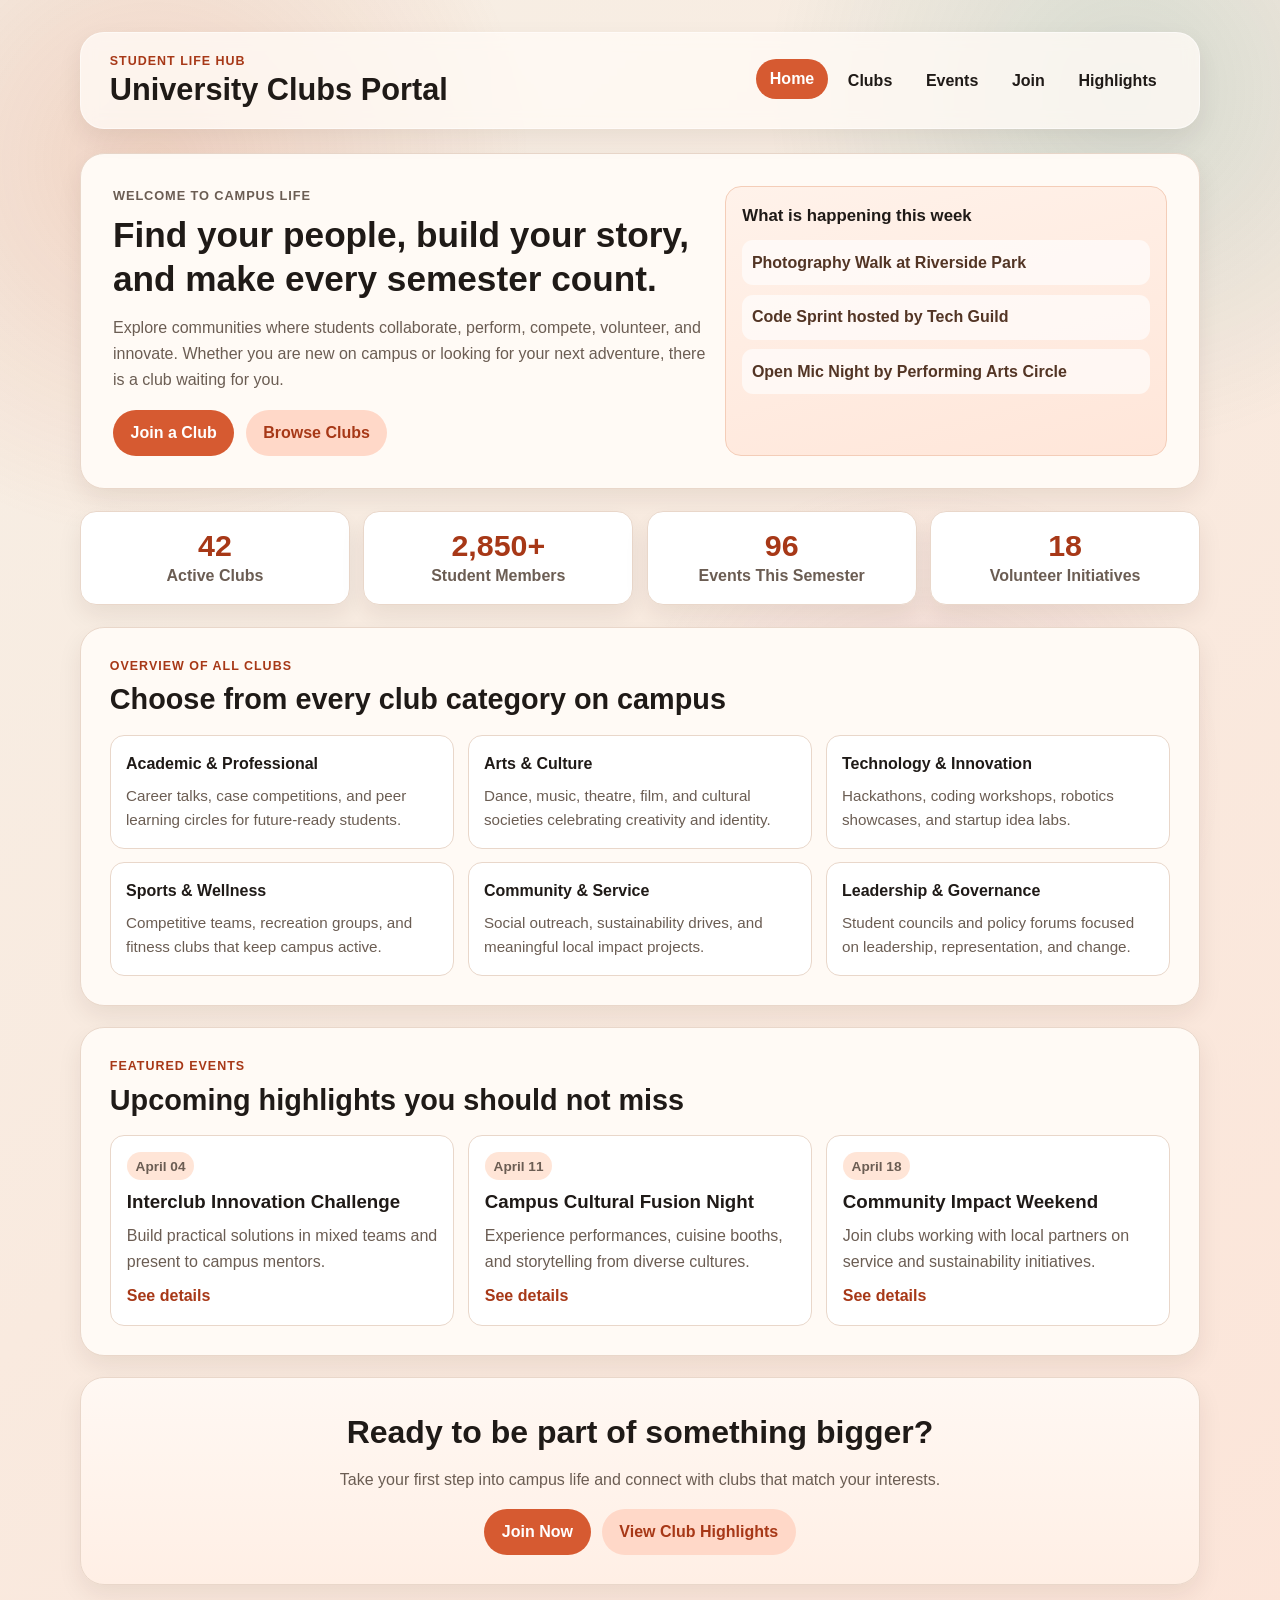
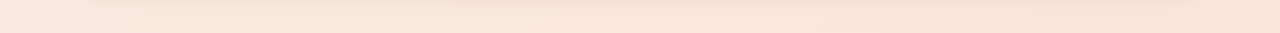
<file: src/index.html>
<!DOCTYPE html>
<html lang="en">
<head>
    <meta charset="UTF-8">
    <meta name="viewport" content="width=device-width, initial-scale=1.0">
    <title>Student Clubs Portal</title>
    <link rel="stylesheet" href="/styles/styles.css">
</head>
<body>
    <div class="page-bg"></div>

    <header class="top-header">
        <div class="brand">
            <p class="tag">Student Life Hub</p>
            <h1>University Clubs Portal</h1>
        </div>
        <nav class="main-nav" aria-label="Primary navigation">
            <a href="index.html" class="active">Home</a>
            <a href="clubs.html">Clubs</a>
            <a href="events.html">Events</a>
            <a href="join.html">Join</a>
            <a href="highlights.html">Highlights</a>
        </nav>
    </header>

    <main>
        <section class="hero" aria-labelledby="welcome-heading">
            <div class="hero-content">
                <p class="hero-label">Welcome to Campus Life</p>
                <h2 id="welcome-heading">Find your people, build your story, and make every semester count.</h2>
                <p>
                    Explore communities where students collaborate, perform, compete, volunteer, and innovate.
                    Whether you are new on campus or looking for your next adventure, there is a club waiting for you.
                </p>
                <div class="hero-actions">
                    <a class="btn btn-primary" href="join.html">Join a Club</a>
                    <a class="btn btn-secondary" href="clubs.html">Browse Clubs</a>
                </div>
            </div>
            <div class="hero-panel" aria-hidden="true">
                <h3>What is happening this week</h3>
                <ul>
                    <li>Photography Walk at Riverside Park</li>
                    <li>Code Sprint hosted by Tech Guild</li>
                    <li>Open Mic Night by Performing Arts Circle</li>
                </ul>
            </div>
        </section>

        <section class="stats" aria-label="Club statistics">
            <article class="stat-card">
                <p class="stat-number">42</p>
                <p class="stat-label">Active Clubs</p>
            </article>
            <article class="stat-card">
                <p class="stat-number">2,850+</p>
                <p class="stat-label">Student Members</p>
            </article>
            <article class="stat-card">
                <p class="stat-number">96</p>
                <p class="stat-label">Events This Semester</p>
            </article>
            <article class="stat-card">
                <p class="stat-number">18</p>
                <p class="stat-label">Volunteer Initiatives</p>
            </article>
        </section>

        <section class="clubs-overview" aria-labelledby="clubs-heading">
            <div class="section-heading">
                <p>Overview of All Clubs</p>
                <h2 id="clubs-heading">Choose from every club category on campus</h2>
            </div>
            <div class="club-grid">
                <article class="club-card">
                    <h3>Academic & Professional</h3>
                    <p>Career talks, case competitions, and peer learning circles for future-ready students.</p>
                </article>
                <article class="club-card">
                    <h3>Arts & Culture</h3>
                    <p>Dance, music, theatre, film, and cultural societies celebrating creativity and identity.</p>
                </article>
                <article class="club-card">
                    <h3>Technology & Innovation</h3>
                    <p>Hackathons, coding workshops, robotics showcases, and startup idea labs.</p>
                </article>
                <article class="club-card">
                    <h3>Sports & Wellness</h3>
                    <p>Competitive teams, recreation groups, and fitness clubs that keep campus active.</p>
                </article>
                <article class="club-card">
                    <h3>Community & Service</h3>
                    <p>Social outreach, sustainability drives, and meaningful local impact projects.</p>
                </article>
                <article class="club-card">
                    <h3>Leadership & Governance</h3>
                    <p>Student councils and policy forums focused on leadership, representation, and change.</p>
                </article>
            </div>
        </section>

        <section class="featured-events" aria-labelledby="events-heading">
            <div class="section-heading">
                <p>Featured Events</p>
                <h2 id="events-heading">Upcoming highlights you should not miss</h2>
            </div>
            <div class="event-grid">
                <article class="event-card">
                    <p class="event-date">April 04</p>
                    <h3>Interclub Innovation Challenge</h3>
                    <p>Build practical solutions in mixed teams and present to campus mentors.</p>
                    <a href="events.html">See details</a>
                </article>
                <article class="event-card">
                    <p class="event-date">April 11</p>
                    <h3>Campus Cultural Fusion Night</h3>
                    <p>Experience performances, cuisine booths, and storytelling from diverse cultures.</p>
                    <a href="events.html">See details</a>
                </article>
                <article class="event-card">
                    <p class="event-date">April 18</p>
                    <h3>Community Impact Weekend</h3>
                    <p>Join clubs working with local partners on service and sustainability initiatives.</p>
                    <a href="events.html">See details</a>
                </article>
            </div>
        </section>

        <section class="final-cta" aria-labelledby="cta-heading">
            <h2 id="cta-heading">Ready to be part of something bigger?</h2>
            <p>Take your first step into campus life and connect with clubs that match your interests.</p>
            <div class="cta-actions">
                <a class="btn btn-primary" href="join.html">Join Now</a>
                <a class="btn btn-secondary" href="highlights.html">View Club Highlights</a>
            </div>
        </section>
    </main>
</body>
</html>
</file>
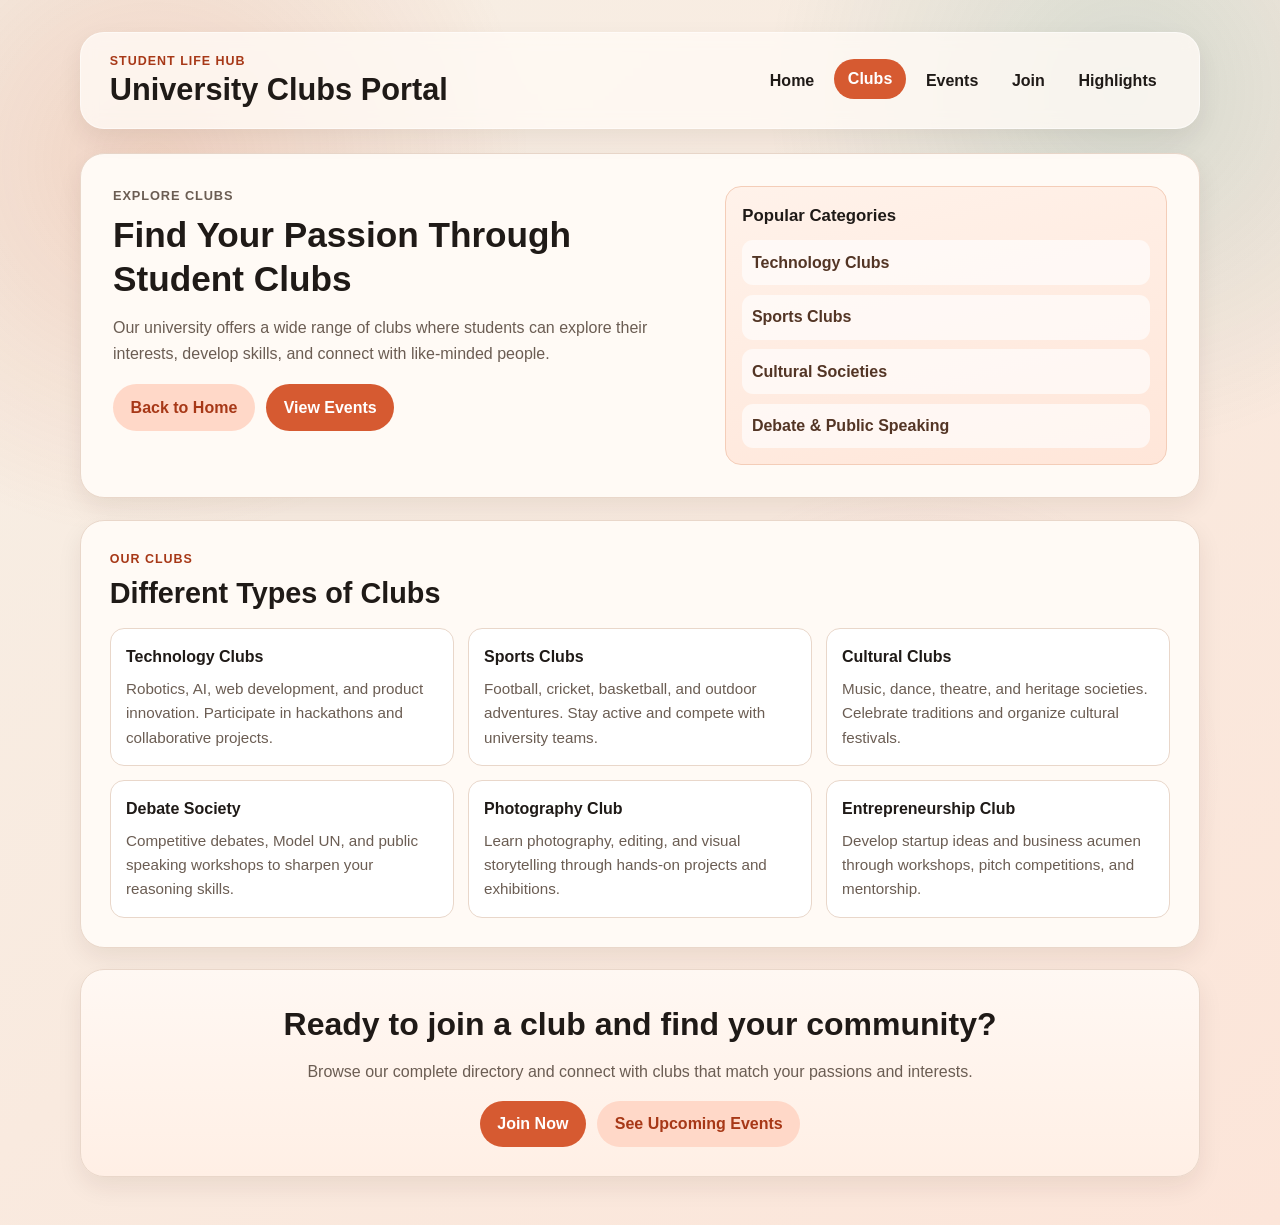
<file: src/clubs.html>
<!DOCTYPE html>
<html lang="en">
<head>
    <meta charset="UTF-8">
    <meta name="viewport" content="width=device-width, initial-scale=1.0">
    <link rel="stylesheet" href="/styles/styles.css">
    <title>Clubs | Student Clubs Portal</title>
    
    
</head>
<body>

    <!-- Background effect -->
    <div class="page-bg"></div>

    <!-- Header / Navigation -->
    <header class="top-header">
        <div class="brand">
            <p class="tag">Student Life Hub</p>
            <h1>University Clubs Portal</h1>
        </div>

        <!-- Navigation Menu -->
        <nav class="main-nav" aria-label="Primary navigation">
            <a href="index.html">Home</a>
            <a href="clubs.html" class="active">Clubs</a>
            <a href="events.html">Events</a>
            <a href="join.html">Join</a>
            <a href="highlights.html">Highlights</a>
        </nav>
    </header>

    <!-- Main Content -->
    <main>

        <!-- Hero Section -->
        <section class="hero" aria-labelledby="clubs-hero-title">
            <div class="hero-content">
                <p class="hero-label">Explore Clubs</p>
                <h2 id="clubs-hero-title">Find Your Passion Through Student Clubs</h2>
                <p>
                    Our university offers a wide range of clubs where students can explore
                    their interests, develop skills, and connect with like-minded people.
                </p>

                <!-- Navigation Buttons -->
                <div class="hero-actions">
                    <a href="index.html" class="btn btn-secondary">Back to Home</a>
                    <a href="events.html" class="btn btn-primary">View Events</a>
                </div>
            </div>

            <!-- Side Panel -->
            <div class="hero-panel">
                <h3>Popular Categories</h3>
                <ul>
                    <li>Technology Clubs</li>
                    <li>Sports Clubs</li>
                    <li>Cultural Societies</li>
                    <li>Debate & Public Speaking</li>
                </ul>
            </div>
        </section>

        <!-- Clubs Overview -->
        <section class="clubs-overview" aria-labelledby="clubs-categories-title">
            <div class="section-heading">
                <p>Our Clubs</p>
                <h2 id="clubs-categories-title">Different Types of Clubs</h2>
            </div>

            <div class="club-grid">

                <!-- Tech Club -->
                <article class="club-card">
                    <h3>Technology Clubs</h3>
                    <p>
                        Robotics, AI, web development, and product innovation. Participate in hackathons and collaborative projects.
                    </p>
                </article>

                <!-- Sports Club -->
                <article class="club-card">
                    <h3>Sports Clubs</h3>
                    <p>
                        Football, cricket, basketball, and outdoor adventures. Stay active and compete with university teams.
                    </p>
                </article>

                <!-- Cultural Club -->
                <article class="club-card">
                    <h3>Cultural Clubs</h3>
                    <p>
                        Music, dance, theatre, and heritage societies. Celebrate traditions and organize cultural festivals.
                    </p>
                </article>

                <!-- Debate Club -->
                <article class="club-card">
                    <h3>Debate Society</h3>
                    <p>
                        Competitive debates, Model UN, and public speaking workshops to sharpen your reasoning skills.
                    </p>
                </article>

                <!-- Photography Club -->
                <article class="club-card">
                    <h3>Photography Club</h3>
                    <p>
                        Learn photography, editing, and visual storytelling through hands-on projects and exhibitions.
                    </p>
                </article>

                <!-- Entrepreneurship Club -->
                <article class="club-card">
                    <h3>Entrepreneurship Club</h3>
                    <p>
                        Develop startup ideas and business acumen through workshops, pitch competitions, and mentorship.
                    </p>
                </article>

            </div>
        </section>

        <!-- Call to Action Section -->
        <section class="final-cta" aria-labelledby="clubs-cta-title">
            <h2 id="clubs-cta-title">Ready to join a club and find your community?</h2>
            <p>Browse our complete directory and connect with clubs that match your passions and interests.</p>

            <div class="cta-actions">
                <a href="join.html" class="btn btn-primary">Join Now</a>
                <a href="events.html" class="btn btn-secondary">See Upcoming Events</a>
            </div>
        </section>

    </main>

</body>
</html>
</file>
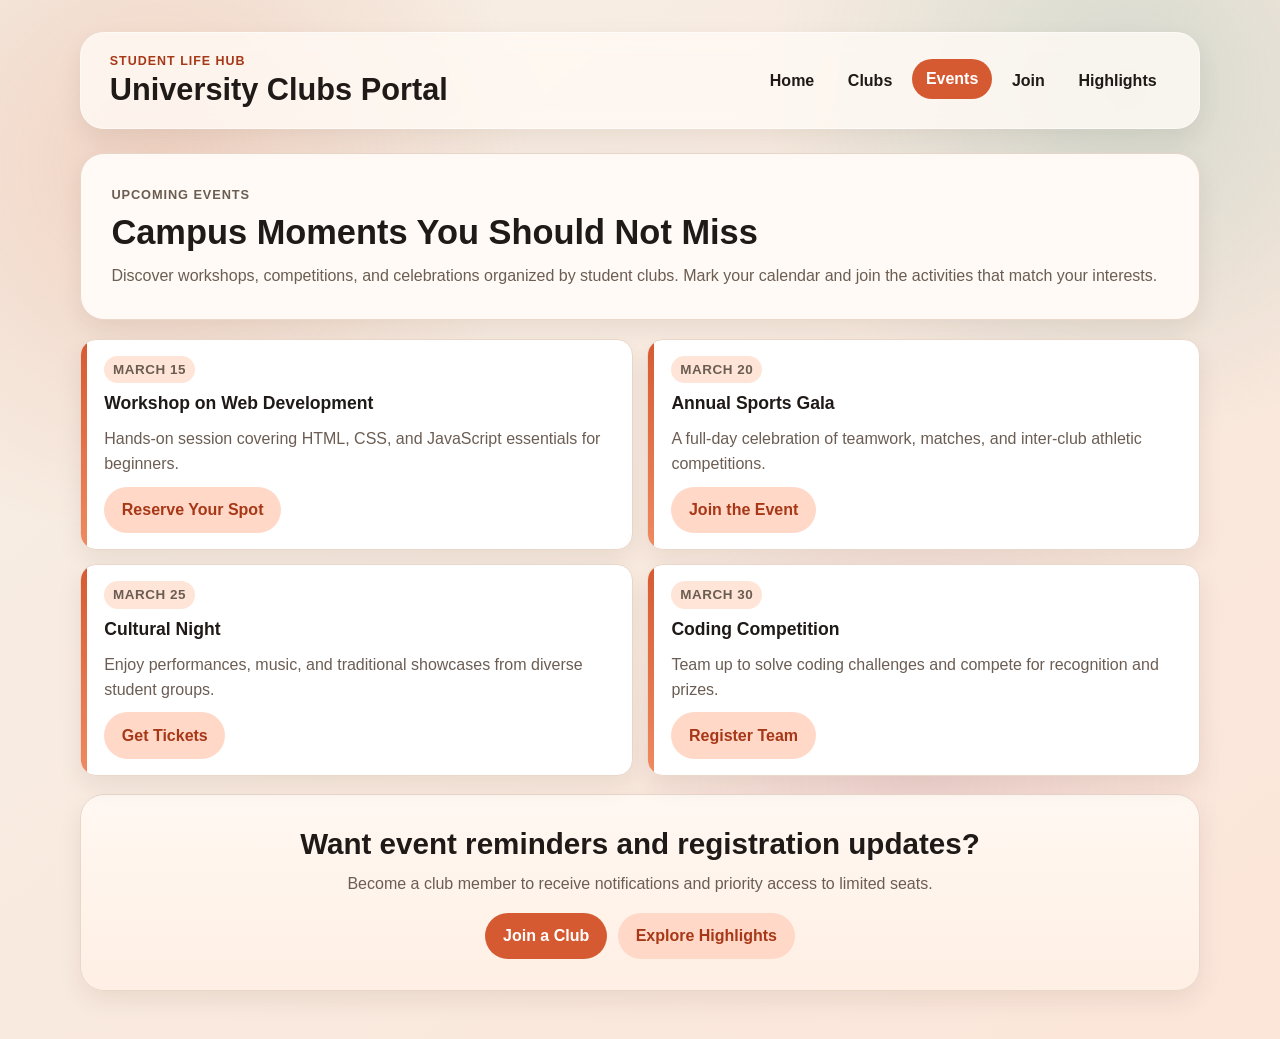
<file: src/events.html>
<!DOCTYPE html>
<html lang="en">
<head>
	<meta charset="UTF-8">
	<meta name="viewport" content="width=device-width, initial-scale=1.0">
	<title>Upcoming Events | Student Clubs Portal</title>
    <link rel="stylesheet" href="/styles/styles.css">
</head>
<body class="events-page">
	<div class="page-bg"></div>

	<header class="top-header">
		<div class="brand">
			<p class="tag">Student Life Hub</p>
			<h1>University Clubs Portal</h1>
		</div>
		<nav class="main-nav" aria-label="Primary navigation">
			<a href="index.html">Home</a>
			<a href="clubs.html">Clubs</a>
			<a href="events.html" class="active">Events</a>
			<a href="join.html">Join</a>
			<a href="highlights.html">Highlights</a>
		</nav>
	</header>

	<main class="events-main">
		<section class="events-hero" aria-labelledby="events-title">
			<p class="hero-label">Upcoming Events</p>
			<h2 id="events-title">Campus Moments You Should Not Miss</h2>
			<p>
				Discover workshops, competitions, and celebrations organized by student clubs.
				Mark your calendar and join the activities that match your interests.
			</p>
		</section>

		<section class="events-timeline" aria-label="Events list">
			<article class="timeline-card">
				<p class="timeline-date">March 15</p>
				<h3>Workshop on Web Development</h3>
				<p>Hands-on session covering HTML, CSS, and JavaScript essentials for beginners.</p>
				<a href="join.html" class="btn btn-secondary">Reserve Your Spot</a>
			</article>

			<article class="timeline-card">
				<p class="timeline-date">March 20</p>
				<h3>Annual Sports Gala</h3>
				<p>A full-day celebration of teamwork, matches, and inter-club athletic competitions.</p>
				<a href="join.html" class="btn btn-secondary">Join the Event</a>
			</article>

			<article class="timeline-card">
				<p class="timeline-date">March 25</p>
				<h3>Cultural Night</h3>
				<p>Enjoy performances, music, and traditional showcases from diverse student groups.</p>
				<a href="join.html" class="btn btn-secondary">Get Tickets</a>
			</article>

			<article class="timeline-card">
				<p class="timeline-date">March 30</p>
				<h3>Coding Competition</h3>
				<p>Team up to solve coding challenges and compete for recognition and prizes.</p>
				<a href="join.html" class="btn btn-secondary">Register Team</a>
			</article>
		</section>

		<section class="events-cta" aria-labelledby="events-cta-title">
			<h2 id="events-cta-title">Want event reminders and registration updates?</h2>
			<p>Become a club member to receive notifications and priority access to limited seats.</p>
			<div class="cta-actions">
				<a class="btn btn-primary" href="join.html">Join a Club</a>
				<a class="btn btn-secondary" href="highlights.html">Explore Highlights</a>
			</div>
		</section>
	</main>
</body>
</html>
</file>
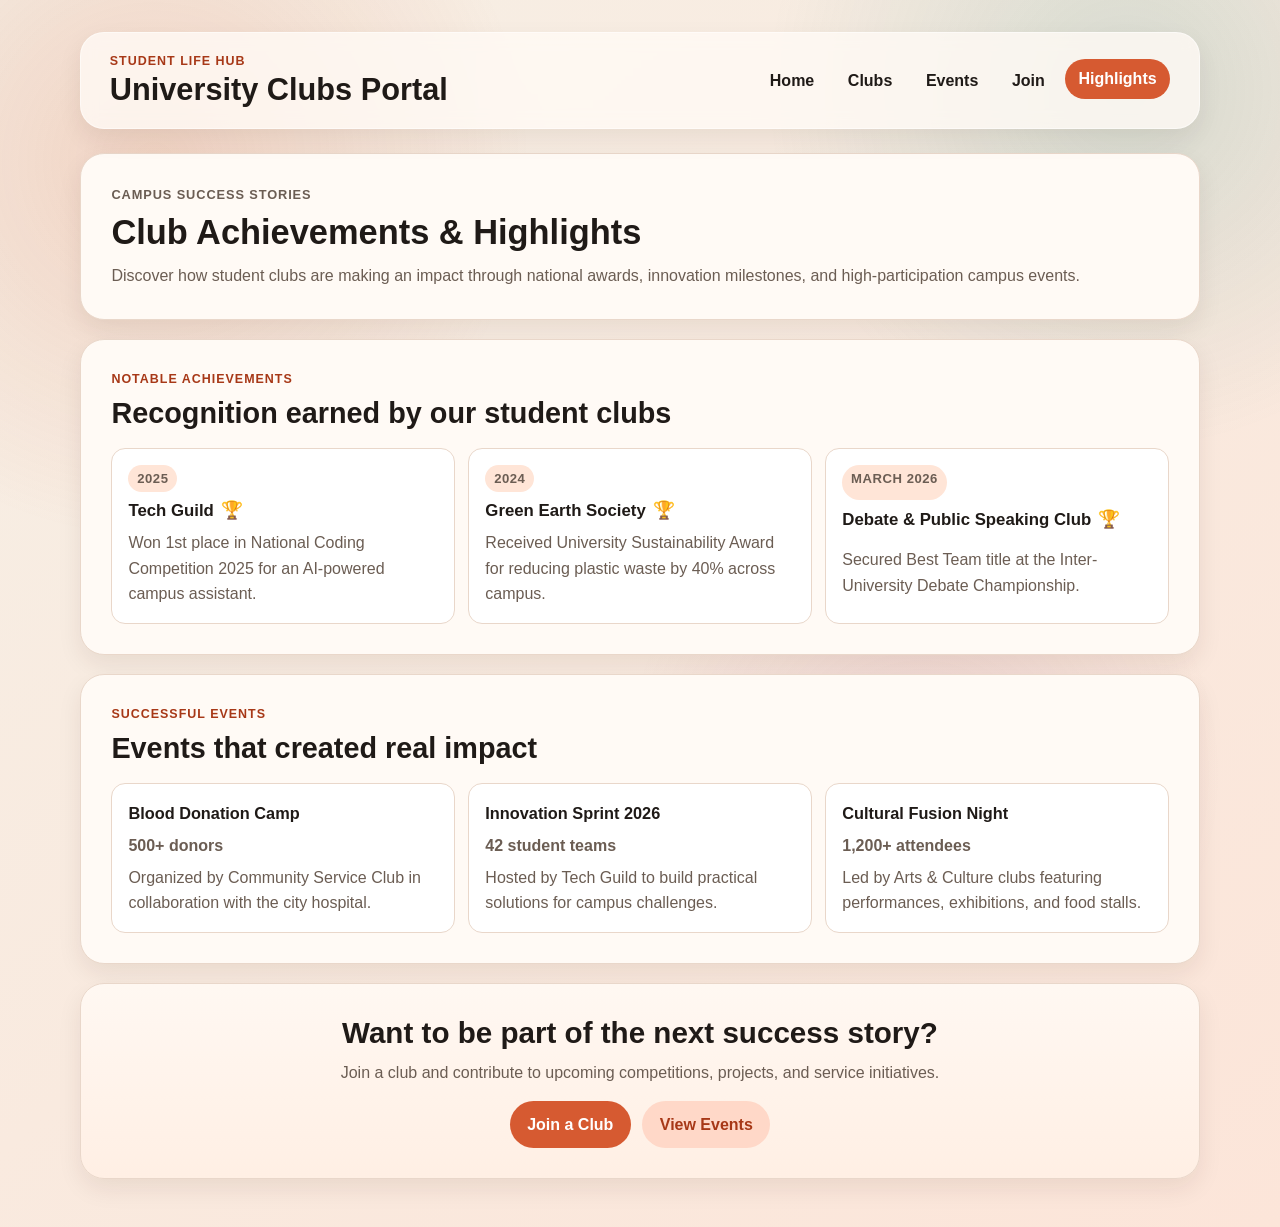
<file: src/highlights.html>
<!doctype html>
<html lang="en">
	<head>
		<meta charset="UTF-8" />
		<meta
			name="viewport"
			content="width=device-width, initial-scale=1.0" />
		<title>Club Achievements & Highlights | Student Clubs Portal</title>
		<link
			rel="stylesheet"
			href="/styles/styles.css" />
	</head>
	<body class="highlights-page">
		<div class="page-bg"></div>

		<header class="top-header">
			<div class="brand">
				<p class="tag">Student Life Hub</p>
				<h1>University Clubs Portal</h1>
			</div>
			<nav
				class="main-nav"
				aria-label="Primary navigation">
				<a href="index.html">Home</a>
				<a href="clubs.html">Clubs</a>
				<a href="events.html">Events</a>
				<a href="join.html">Join</a>
				<a
					href="highlights.html"
					class="active"
					>Highlights</a
				>
			</nav>
		</header>

		<main class="highlights-main">
			<section
				class="highlights-hero"
				aria-labelledby="highlights-title">
				<p class="hero-label">Campus Success Stories</p>
				<h2 id="highlights-title">Club Achievements & Highlights</h2>
				<p>
					Discover how student clubs are making an impact through national awards,
					innovation milestones, and high-participation campus events.
				</p>
			</section>

			<section
				class="achievements-section"
				aria-labelledby="achievements-title">
				<div class="section-heading">
					<p>Notable Achievements</p>
					<h2 id="achievements-title">Recognition earned by our student clubs</h2>
				</div>

				<div class="achievements-grid">
					<article class="achievement-card">
						<p class="achievement-year">2025</p>
						<h3>
							Tech Guild
							<span
								class="trophy"
								aria-label="trophy"
								>🏆</span
							>
						</h3>
						<p>
							Won 1st place in National Coding Competition 2025 for an AI-powered
							campus assistant.
						</p>
					</article>

					<article class="achievement-card">
						<p class="achievement-year">2024</p>
						<h3>
							Green Earth Society
							<span
								class="trophy"
								aria-label="trophy"
								>🏆</span
							>
						</h3>
						<p>
							Received University Sustainability Award for reducing plastic waste by
							40% across campus.
						</p>
					</article>

					<article class="achievement-card">
						<p class="achievement-year">March 2026</p>
						<h3>
							Debate & Public Speaking Club
							<span
								class="trophy"
								aria-label="trophy"
								>🏆</span
							>
						</h3>
						<p>Secured Best Team title at the Inter-University Debate Championship.</p>
					</article>
				</div>
			</section>

			<section
				class="successful-events"
				aria-labelledby="events-success-title">
				<div class="section-heading">
					<p>Successful Events</p>
					<h2 id="events-success-title">Events that created real impact</h2>
				</div>

				<div class="success-grid">
					<article class="success-card">
						<h3>Blood Donation Camp</h3>
						<p class="success-metric">500+ donors</p>
						<p>
							Organized by Community Service Club in collaboration with the city
							hospital.
						</p>
					</article>

					<article class="success-card">
						<h3>Innovation Sprint 2026</h3>
						<p class="success-metric">42 student teams</p>
						<p>
							Hosted by Tech Guild to build practical solutions for campus challenges.
						</p>
					</article>

					<article class="success-card">
						<h3>Cultural Fusion Night</h3>
						<p class="success-metric">1,200+ attendees</p>
						<p>
							Led by Arts & Culture clubs featuring performances, exhibitions, and
							food stalls.
						</p>
					</article>
				</div>
			</section>

			<section
				class="highlights-cta"
				aria-labelledby="highlights-cta-title">
				<h2 id="highlights-cta-title">Want to be part of the next success story?</h2>
				<p>
					Join a club and contribute to upcoming competitions, projects, and service
					initiatives.
				</p>
				<div class="cta-actions">
					<a
						class="btn btn-primary"
						href="join.html"
						>Join a Club</a
					>
					<a
						class="btn btn-secondary"
						href="events.html"
						>View Events</a
					>
				</div>
			</section>
		</main>
	</body>
</html>
</file>
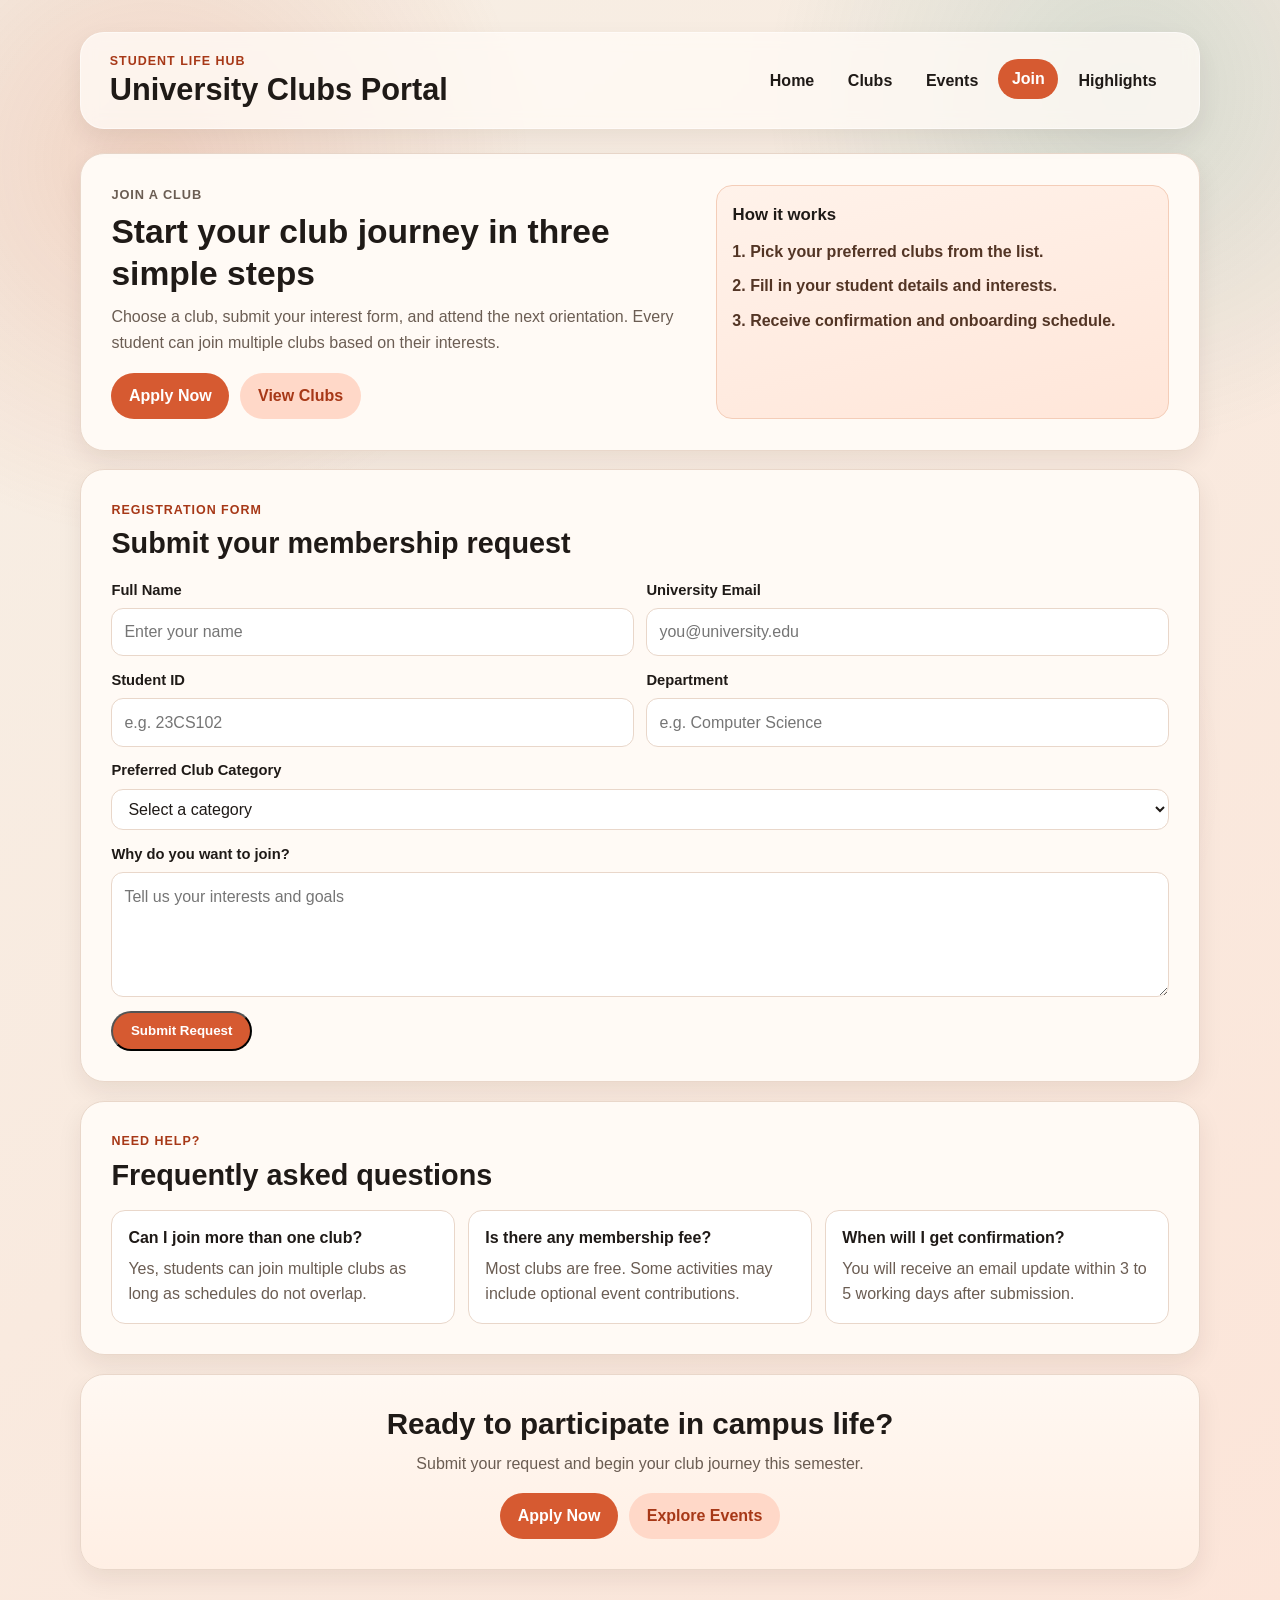
<file: src/join.html>
<!doctype html>
<html lang="en">
	<head>
		<meta charset="UTF-8" />
		<meta
			name="viewport"
			content="width=device-width, initial-scale=1.0" />
		<title>Join a Club | Student Clubs Portal</title>
		<link
			rel="stylesheet"
			href="/styles/styles.css" />
	</head>
	<body class="join-page">
		<div class="page-bg"></div>

		<header class="top-header">
			<div class="brand">
				<p class="tag">Student Life Hub</p>
				<h1>University Clubs Portal</h1>
			</div>
			<nav
				class="main-nav"
				aria-label="Primary navigation">
				<a href="index.html">Home</a>
				<a href="clubs.html">Clubs</a>
				<a href="events.html">Events</a>
				<a
					href="join.html"
					class="active"
					>Join</a
				>
				<a href="highlights.html">Highlights</a>
			</nav>
		</header>

		<main class="join-main">
			<section
				class="join-hero"
				aria-labelledby="join-title">
				<div class="join-hero-content">
					<p class="hero-label">Join a Club</p>
					<h2 id="join-title">Start your club journey in three simple steps</h2>
					<p>
						Choose a club, submit your interest form, and attend the next orientation.
						Every student can join multiple clubs based on their interests.
					</p>
					<div class="hero-actions">
						<a
							class="btn btn-primary"
							href="#join-form"
							>Apply Now</a
						>
						<a
							class="btn btn-secondary"
							href="clubs.html"
							>View Clubs</a
						>
					</div>
				</div>
				<div
					class="join-hero-panel"
					aria-label="How it works">
					<h3>How it works</h3>
					<ol>
						<li>Pick your preferred clubs from the list.</li>
						<li>Fill in your student details and interests.</li>
						<li>Receive confirmation and onboarding schedule.</li>
					</ol>
				</div>
			</section>

			<section
				class="join-form-section"
				id="join-form"
				aria-labelledby="join-form-title">
				<div class="section-heading">
					<p>Registration Form</p>
					<h2 id="join-form-title">Submit your membership request</h2>
				</div>

				<form
					class="join-form"
					action="#"
					method="post">
					<div class="form-grid">
						<label>
							<span>Full Name</span>
							<input
								type="text"
								name="fullName"
								placeholder="Enter your name"
								required />
						</label>
						<label>
							<span>University Email</span>
							<input
								type="email"
								name="email"
								placeholder="you@university.edu"
								required />
						</label>
						<label>
							<span>Student ID</span>
							<input
								type="text"
								name="studentId"
								placeholder="e.g. 23CS102"
								required />
						</label>
						<label>
							<span>Department</span>
							<input
								type="text"
								name="department"
								placeholder="e.g. Computer Science"
								required />
						</label>
						<label class="full-width">
							<span>Preferred Club Category</span>
							<select
								name="clubCategory"
								required>
								<option value="">Select a category</option>
								<option value="technology">Technology & Innovation</option>
								<option value="sports">Sports & Wellness</option>
								<option value="arts">Arts & Culture</option>
								<option value="service">Community & Service</option>
								<option value="leadership">Leadership & Governance</option>
							</select>
						</label>
						<label class="full-width">
							<span>Why do you want to join?</span>
							<textarea
								name="motivation"
								rows="4"
								placeholder="Tell us your interests and goals"
								required></textarea>
						</label>
					</div>
					<button
						type="submit"
						class="btn btn-primary">
						Submit Request
					</button>
				</form>
			</section>

			<section
				class="join-faq"
				aria-labelledby="faq-title">
				<div class="section-heading">
					<p>Need Help?</p>
					<h2 id="faq-title">Frequently asked questions</h2>
				</div>
				<div class="faq-grid">
					<article class="faq-card">
						<h3>Can I join more than one club?</h3>
						<p>
							Yes, students can join multiple clubs as long as schedules do not
							overlap.
						</p>
					</article>
					<article class="faq-card">
						<h3>Is there any membership fee?</h3>
						<p>
							Most clubs are free. Some activities may include optional event
							contributions.
						</p>
					</article>
					<article class="faq-card">
						<h3>When will I get confirmation?</h3>
						<p>
							You will receive an email update within 3 to 5 working days after
							submission.
						</p>
					</article>
				</div>
			</section>

			<section
				class="join-cta"
				aria-labelledby="join-cta-title">
				<h2 id="join-cta-title">Ready to participate in campus life?</h2>
				<p>Submit your request and begin your club journey this semester.</p>
				<div class="cta-actions">
					<a
						class="btn btn-primary"
						href="#join-form"
						>Apply Now</a
					>
					<a
						class="btn btn-secondary"
						href="events.html"
						>Explore Events</a
					>
				</div>
			</section>
		</main>
	</body>
</html>
</file>
<file: styles/styles.css>
:root {
    --bg-1: #f6efe5;
    --bg-2: #fce5d9;
    --surface: #fffaf5;
    --surface-strong: #ffffff;
    --ink: #1f1a17;
    --muted: #6b5d53;
    --accent: #d65a31;
    --accent-deep: #a73817;
    --accent-soft: #ffd8c8;
    --line: #e9d7ca;
    --radius-lg: 24px;
    --radius-md: 16px;
    --shadow-soft: 0 10px 24px rgba(50, 28, 16, 0.08);
    --shadow-md: 0 18px 36px rgba(50, 28, 16, 0.12);
}

* {
    margin: 0;
    padding: 0;
    box-sizing: border-box;
}

body {
    font-family: "Segoe UI", "Trebuchet MS", "Gill Sans", sans-serif;
    color: var(--ink);
    line-height: 1.6;
    min-height: 100vh;
    background: linear-gradient(140deg, var(--bg-1), var(--bg-2));
    position: relative;
    padding: 2rem clamp(1rem, 3vw, 2.5rem) 3rem;
}

.page-bg {
    position: fixed;
    inset: 0;
    pointer-events: none;
    z-index: -1;
    background:
        radial-gradient(circle at 12% 18%, rgba(214, 90, 49, 0.18), transparent 28%),
        radial-gradient(circle at 88% 10%, rgba(34, 133, 122, 0.16), transparent 26%),
        radial-gradient(circle at 72% 86%, rgba(171, 74, 115, 0.13), transparent 25%);
}

.top-header {
    max-width: 1120px;
    margin: 0 auto 1.5rem;
    padding: 1.2rem clamp(1rem, 3vw, 1.8rem);
    border: 1px solid rgba(255, 255, 255, 0.5);
    border-radius: var(--radius-lg);
    background: rgba(255, 250, 245, 0.8);
    box-shadow: var(--shadow-soft);
    backdrop-filter: blur(8px);
    display: flex;
    align-items: center;
    justify-content: space-between;
    gap: 1rem;
    animation: fade-in 0.8s ease-out;
}

.tag {
    color: var(--accent-deep);
    letter-spacing: 0.08em;
    text-transform: uppercase;
    font-size: 0.78rem;
    font-weight: 700;
}

.brand h1 {
    font-size: clamp(1.35rem, 2.4vw, 2rem);
    line-height: 1.2;
}

.main-nav {
    display: flex;
    flex-wrap: wrap;
    gap: 0.4rem;
}

.main-nav a {
    text-decoration: none;
    color: var(--ink);
    font-weight: 600;
    padding: 0.45rem 0.85rem;
    border-radius: 999px;
    transition: background-color 0.2s ease, color 0.2s ease, transform 0.2s ease;
}

.main-nav a:hover,
.main-nav a:focus-visible,
.main-nav a.active {
    background: var(--accent);
    color: #fff;
    transform: translateY(-2px);
}

main {
    max-width: 1120px;
    margin: 0 auto;
    display: grid;
    gap: 1.35rem;
}

.hero,
.clubs-overview,
.featured-events,
.final-cta {
    background: var(--surface);
    border: 1px solid var(--line);
    border-radius: var(--radius-lg);
    box-shadow: var(--shadow-soft);
}

.hero {
    display: grid;
    grid-template-columns: 1.35fr 1fr;
    gap: 1rem;
    padding: clamp(1.1rem, 2.8vw, 2rem);
    animation: rise-in 0.8s ease-out;
}

.hero-label {
    font-weight: 700;
    color: var(--accent-deep);
    text-transform: uppercase;
    letter-spacing: 0.07em;
    font-size: 0.8rem;
    margin-bottom: 0.4rem;
}

.hero h2 {
    font-size: clamp(1.35rem, 3.6vw, 2.2rem);
    line-height: 1.25;
    margin-bottom: 0.9rem;
}

.hero-content p {
    color: var(--muted);
}

.hero-actions {
    display: flex;
    gap: 0.7rem;
    margin-top: 1.1rem;
    flex-wrap: wrap;
}

.btn {
    display: inline-flex;
    align-items: center;
    justify-content: center;
    text-decoration: none;
    font-weight: 700;
    border-radius: 999px;
    padding: 0.65rem 1.1rem;
    transition: transform 0.2s ease, box-shadow 0.2s ease, background-color 0.2s ease;
}

.btn:hover,
.btn:focus-visible {
    transform: translateY(-2px);
    box-shadow: var(--shadow-md);
}

.btn-primary {
    background: var(--accent);
    color: #fff;
}

.btn-primary:hover,
.btn-primary:focus-visible {
    background: var(--accent-deep);
}

.btn-secondary {
    background: var(--accent-soft);
    color: var(--accent-deep);
}

.hero-panel {
    background: linear-gradient(165deg, #fff2ea, #ffe6d9);
    border: 1px solid #f4cdb8;
    border-radius: var(--radius-md);
    padding: 1rem;
}

.hero-panel h3 {
    margin-bottom: 0.65rem;
    font-size: 1.05rem;
}

.hero-panel ul {
    list-style: none;
    display: grid;
    gap: 0.6rem;
}

.hero-panel li {
    padding: 0.6rem;
    background: rgba(255, 255, 255, 0.65);
    border-radius: 0.7rem;
    font-weight: 600;
    color: #533525;
}

.stats {
    display: grid;
    grid-template-columns: repeat(4, minmax(0, 1fr));
    gap: 0.85rem;
}

.stat-card {
    background: var(--surface-strong);
    border: 1px solid var(--line);
    border-radius: var(--radius-md);
    box-shadow: var(--shadow-soft);
    padding: 0.95rem;
    text-align: center;
}

.stat-number {
    font-size: clamp(1.35rem, 2.4vw, 1.9rem);
    font-weight: 800;
    color: var(--accent-deep);
    line-height: 1.2;
}

.stat-label {
    color: var(--muted);
    font-weight: 600;
}

.clubs-overview,
.featured-events,
.final-cta {
    padding: clamp(1.1rem, 2.5vw, 1.8rem);
}

.section-heading p {
    color: var(--accent-deep);
    text-transform: uppercase;
    letter-spacing: 0.08em;
    font-size: 0.78rem;
    font-weight: 700;
}

.section-heading h2 {
    margin-top: 0.3rem;
    font-size: clamp(1.2rem, 2.8vw, 1.8rem);
    line-height: 1.3;
}

.club-grid {
    margin-top: 1rem;
    display: grid;
    grid-template-columns: repeat(3, minmax(0, 1fr));
    gap: 0.85rem;
}

.club-card {
    background: #fff;
    border: 1px solid var(--line);
    border-radius: 14px;
    padding: 0.95rem;
    transition: transform 0.22s ease, box-shadow 0.22s ease;
}

.club-card:hover {
    transform: translateY(-3px);
    box-shadow: var(--shadow-md);
}

.club-card h3 {
    margin-bottom: 0.45rem;
    font-size: 1rem;
}

.club-card p {
    color: var(--muted);
    font-size: 0.95rem;
}

.event-grid {
    margin-top: 1rem;
    display: grid;
    grid-template-columns: repeat(3, minmax(0, 1fr));
    gap: 0.85rem;
}

.event-card {
    background: #fff;
    border: 1px solid var(--line);
    border-radius: 14px;
    padding: 1rem;
    display: grid;
    gap: 0.55rem;
}

.event-date {
    display: inline-block;
    width: fit-content;
    background: #ffe5d7;
    color: var(--accent-deep);
    padding: 0.2rem 0.55rem;
    border-radius: 999px;
    font-weight: 700;
    font-size: 0.85rem;
}

.event-card h3 {
    line-height: 1.35;
}

.event-card p {
    color: var(--muted);
}

.event-card a {
    color: var(--accent-deep);
    font-weight: 700;
    text-decoration: none;
}

.event-card a:hover,
.event-card a:focus-visible {
    text-decoration: underline;
}

.final-cta {
    text-align: center;
    background: linear-gradient(180deg, #fff8f3, #ffefe5);
}

.final-cta h2 {
    font-size: clamp(1.3rem, 3vw, 2rem);
    margin-bottom: 0.55rem;
}

.final-cta p {
    color: var(--muted);
}

.cta-actions {
    margin-top: 1rem;
    display: flex;
    justify-content: center;
    flex-wrap: wrap;
    gap: 0.7rem;
}

@keyframes fade-in {
    from {
        opacity: 0;
        transform: translateY(-10px);
    }
    to {
        opacity: 1;
        transform: translateY(0);
    }
}

@keyframes rise-in {
    from {
        opacity: 0;
        transform: translateY(16px);
    }
    to {
        opacity: 1;
        transform: translateY(0);
    }
}

@media (max-width: 980px) {
    .hero {
        grid-template-columns: 1fr;
    }

    .stats {
        grid-template-columns: repeat(2, minmax(0, 1fr));
    }

    .club-grid,
    .event-grid {
        grid-template-columns: repeat(2, minmax(0, 1fr));
    }
}

@media (max-width: 700px) {
    body {
        padding: 1rem 0.75rem 1.5rem;
    }

    .top-header {
        flex-direction: column;
        align-items: flex-start;
    }

    .main-nav {
        width: 100%;
    }

    .main-nav a {
        flex: 1 1 auto;
        text-align: center;
    }

    .stats,
    .club-grid,
    .event-grid {
        grid-template-columns: 1fr;
    }
}

.events-main {
    max-width: 1120px;
    margin: 0 auto;
    display: grid;
    gap: 1.15rem;
}

.events-hero,
.events-cta {
    background: var(--surface);
    border: 1px solid var(--line);
    border-radius: var(--radius-lg);
    box-shadow: var(--shadow-soft);
    padding: clamp(1.1rem, 2.6vw, 1.9rem);
}

.events-hero h2 {
    font-size: clamp(1.35rem, 3.2vw, 2.15rem);
    line-height: 1.25;
    margin-bottom: 0.55rem;
}

.events-hero p {
    color: var(--muted);
}

.events-timeline {
    display: grid;
    grid-template-columns: repeat(2, minmax(0, 1fr));
    gap: 0.9rem;
}

.timeline-card {
    background: #fff;
    border: 1px solid var(--line);
    border-radius: var(--radius-md);
    box-shadow: var(--shadow-soft);
    padding: 1rem;
    display: grid;
    gap: 0.6rem;
    position: relative;
    overflow: hidden;
    transition: transform 0.2s ease, box-shadow 0.2s ease;
}

.timeline-card::before {
    content: "";
    position: absolute;
    left: 0;
    top: 0;
    bottom: 0;
    width: 6px;
    background: linear-gradient(180deg, var(--accent), #ef8a61);
}

.timeline-card:hover {
    transform: translateY(-4px);
    box-shadow: var(--shadow-md);
}

.timeline-date {
    display: inline-block;
    width: fit-content;
    margin-left: 0.45rem;
    background: #ffe5d7;
    color: var(--accent-deep);
    font-size: 0.84rem;
    font-weight: 700;
    letter-spacing: 0.04em;
    text-transform: uppercase;
    padding: 0.18rem 0.55rem;
    border-radius: 999px;
}

.timeline-card h3 {
    margin-left: 0.45rem;
    font-size: 1.1rem;
    line-height: 1.35;
}

.timeline-card p {
    margin-left: 0.45rem;
    color: var(--muted);
}

.timeline-card .btn {
    margin-left: 0.45rem;
    width: fit-content;
}

.events-cta {
    text-align: center;
    background: linear-gradient(180deg, #fff8f2, #ffefe4);
}

.events-cta h2 {
    font-size: clamp(1.2rem, 2.9vw, 1.85rem);
    line-height: 1.3;
    margin-bottom: 0.45rem;
}

.events-cta p {
    color: var(--muted);
}

@media (max-width: 980px) {
    .events-timeline {
        grid-template-columns: 1fr;
    }
}

@media (max-width: 700px) {
    .events-hero,
    .events-cta,
    .timeline-card {
        padding: 0.9rem;
    }

    .timeline-date,
    .timeline-card h3,
    .timeline-card p,
    .timeline-card .btn {
        margin-left: 0.25rem;
    }
}

.join-main {
    max-width: 1120px;
    margin: 0 auto;
    display: grid;
    gap: 1.15rem;
}

.join-hero,
.join-form-section,
.join-faq,
.join-cta {
    background: var(--surface);
    border: 1px solid var(--line);
    border-radius: var(--radius-lg);
    box-shadow: var(--shadow-soft);
    padding: clamp(1.1rem, 2.6vw, 1.9rem);
}

.join-hero {
    display: grid;
    grid-template-columns: 1.3fr 1fr;
    gap: 0.95rem;
}

.join-hero-content h2 {
    font-size: clamp(1.35rem, 3.2vw, 2.1rem);
    line-height: 1.25;
    margin-bottom: 0.55rem;
}

.join-hero-content p {
    color: var(--muted);
}

.join-hero-panel {
    background: linear-gradient(165deg, #fff2ea, #ffe6d9);
    border: 1px solid #f4cdb8;
    border-radius: var(--radius-md);
    padding: 1rem;
}

.join-hero-panel h3 {
    font-size: 1.05rem;
    margin-bottom: 0.65rem;
}

.join-hero-panel ol {
    margin-left: 1.1rem;
    display: grid;
    gap: 0.55rem;
    color: #533525;
    font-weight: 600;
}

.join-form {
    margin-top: 1rem;
    display: grid;
    gap: 0.85rem;
}

.form-grid {
    display: grid;
    grid-template-columns: repeat(2, minmax(0, 1fr));
    gap: 0.8rem;
}

.join-form label {
    display: grid;
    gap: 0.35rem;
}

.join-form label span {
    font-weight: 700;
    color: var(--ink);
    font-size: 0.92rem;
}

.join-form input,
.join-form select,
.join-form textarea {
    width: 100%;
    border: 1px solid var(--line);
    border-radius: 12px;
    background: #fff;
    color: var(--ink);
    font: inherit;
    padding: 0.65rem 0.75rem;
}

.join-form input:focus,
.join-form select:focus,
.join-form textarea:focus {
    outline: 2px solid rgba(214, 90, 49, 0.35);
    outline-offset: 1px;
    border-color: var(--accent);
}

.full-width {
    grid-column: 1 / -1;
}

.join-form .btn {
    width: fit-content;
}

.faq-grid {
    margin-top: 1rem;
    display: grid;
    grid-template-columns: repeat(3, minmax(0, 1fr));
    gap: 0.85rem;
}

.faq-card {
    background: #fff;
    border: 1px solid var(--line);
    border-radius: 14px;
    padding: 1rem;
    display: grid;
    gap: 0.45rem;
}

.faq-card h3 {
    font-size: 1rem;
    line-height: 1.35;
}

.faq-card p {
    color: var(--muted);
}

.join-cta {
    text-align: center;
    background: linear-gradient(180deg, #fff8f2, #ffefe4);
}

.join-cta h2 {
    font-size: clamp(1.2rem, 2.9vw, 1.85rem);
    line-height: 1.3;
    margin-bottom: 0.45rem;
}

.join-cta p {
    color: var(--muted);
}

@media (max-width: 980px) {
    .join-hero {
        grid-template-columns: 1fr;
    }

    .faq-grid {
        grid-template-columns: 1fr;
    }
}

@media (max-width: 700px) {
    .join-hero,
    .join-form-section,
    .join-faq,
    .join-cta {
        padding: 0.9rem;
    }

    .form-grid {
        grid-template-columns: 1fr;
    }
}

.highlights-main {
    max-width: 1120px;
    margin: 0 auto;
    display: grid;
    gap: 1.15rem;
}

.highlights-hero,
.achievements-section,
.successful-events,
.highlights-cta {
    background: var(--surface);
    border: 1px solid var(--line);
    border-radius: var(--radius-lg);
    box-shadow: var(--shadow-soft);
    padding: clamp(1.1rem, 2.6vw, 1.9rem);
}

.highlights-hero h2 {
    font-size: clamp(1.35rem, 3.2vw, 2.15rem);
    line-height: 1.25;
    margin-bottom: 0.55rem;
}

.highlights-hero p {
    color: var(--muted);
}

.achievements-grid {
    margin-top: 1rem;
    display: grid;
    grid-template-columns: repeat(3, minmax(0, 1fr));
    gap: 0.85rem;
}

.achievement-card {
    background: #fff;
    border: 1px solid var(--line);
    border-radius: 14px;
    padding: 1rem;
    display: grid;
    gap: 0.45rem;
    transition: transform 0.2s ease, box-shadow 0.2s ease;
}

.achievement-card:hover {
    transform: translateY(-3px);
    box-shadow: var(--shadow-md);
}

.achievement-year {
    display: inline-block;
    width: fit-content;
    background: #ffe5d7;
    color: var(--accent-deep);
    font-weight: 700;
    letter-spacing: 0.04em;
    text-transform: uppercase;
    font-size: 0.82rem;
    padding: 0.18rem 0.55rem;
    border-radius: 999px;
}

.achievement-card h3 {
    font-size: 1.05rem;
    line-height: 1.35;
}

.achievement-card p {
    color: var(--muted);
}

.trophy {
    font-size: 1.05em;
    margin-left: 0.15rem;
}

.success-grid {
    margin-top: 1rem;
    display: grid;
    grid-template-columns: repeat(3, minmax(0, 1fr));
    gap: 0.85rem;
}

.success-card {
    background: #fff;
    border: 1px solid var(--line);
    border-radius: 14px;
    padding: 1rem;
    display: grid;
    gap: 0.4rem;
}

.success-card h3 {
    font-size: 1.02rem;
}

.success-metric {
    color: var(--accent-deep);
    font-weight: 800;
}

.success-card p {
    color: var(--muted);
}

.highlights-cta {
    text-align: center;
    background: linear-gradient(180deg, #fff8f2, #ffefe4);
}

.highlights-cta h2 {
    font-size: clamp(1.2rem, 2.9vw, 1.85rem);
    line-height: 1.3;
    margin-bottom: 0.45rem;
}

.highlights-cta p {
    color: var(--muted);
}

@media (max-width: 980px) {
    .achievements-grid,
    .success-grid {
        grid-template-columns: repeat(2, minmax(0, 1fr));
    }
}

@media (max-width: 700px) {
    .highlights-hero,
    .achievements-section,
    .successful-events,
    .highlights-cta {
        padding: 0.9rem;
    }

    .achievements-grid,
    .success-grid {
        grid-template-columns: 1fr;
    }
}
</file>
